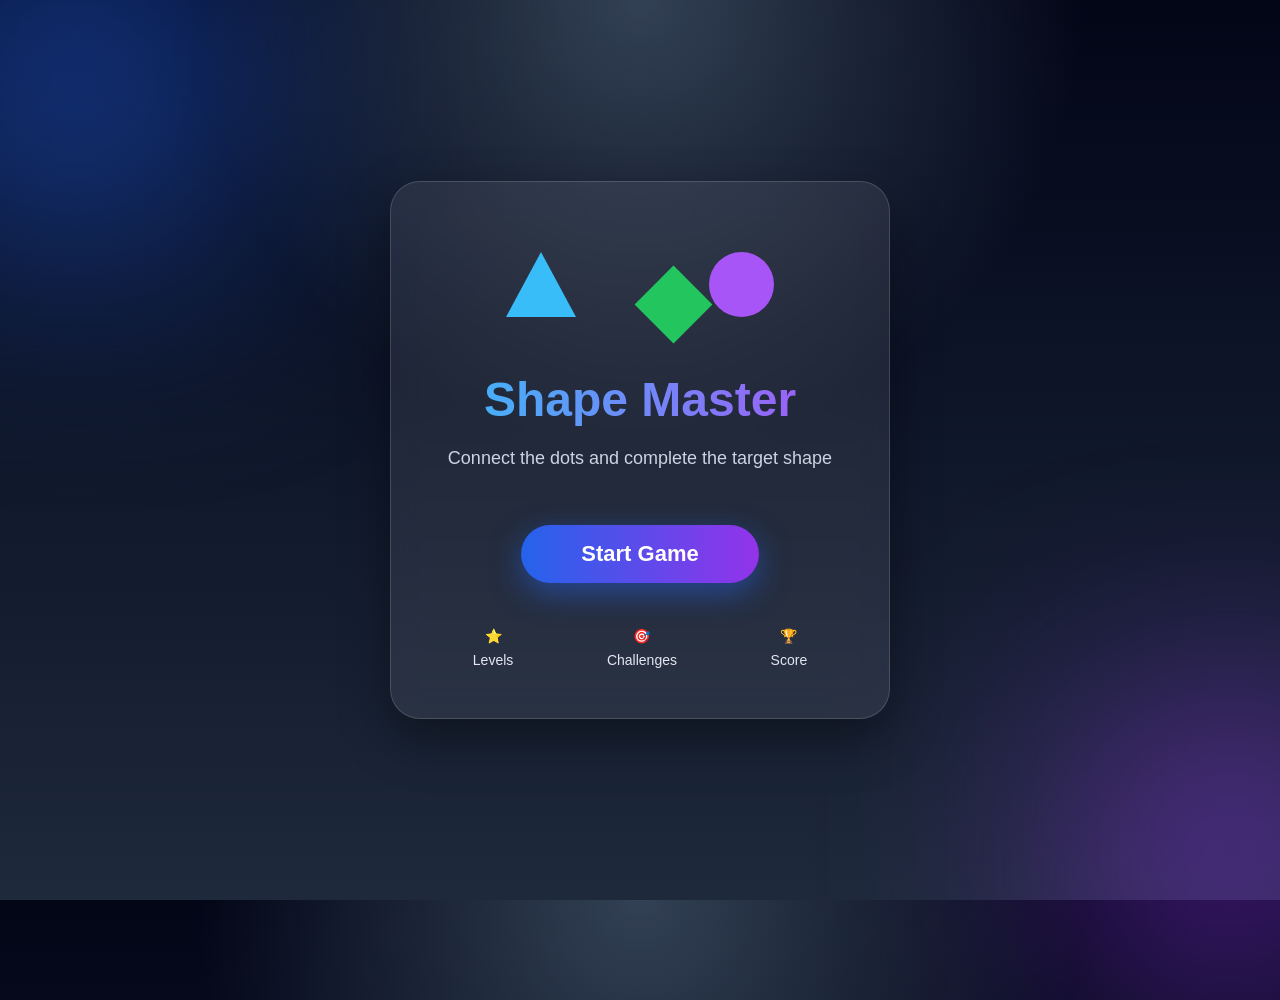
<file: index.html>
<!DOCTYPE html>
<html lang="en">

<head>
  <meta charset="UTF-8" />
  <meta name="viewport" content="width=device-width, initial-scale=1.0" />

  <title>Shape Master</title>

  <link rel="stylesheet" href="./css/home.css" />

</head>


<body>


  <div class="home-container">


    <div class="logo-area">
    
      <div class="shape triangle"></div>
    
      <div class="shape circle"></div>
    
      <div class="shape square"></div>
    
    </div>


    <h1>
      Shape Master
    </h1>


    <p>
      Connect the dots and complete the target shape
    </p>


    <button id="start-btn">
      Start Game
    </button>


    <div class="features">

      <div>
        ⭐
        <span>Levels</span>
      </div>

      <div>
        🎯
        <span>Challenges</span>
      </div>

      <div>
        🏆
        <span>Score</span>
      </div>

    </div>


  </div>



  <script src="./js/home.js"></script>


</body>

</html>
</file>
<file: css/home.css>
* {
  box-sizing: border-box;
}


body {

  margin: 0;

  min-height: 100vh;

  display: flex;

  justify-content: center;

  align-items: center;


  font-family: Arial, sans-serif;


  background:
    radial-gradient(circle at top,
      #334155,
      transparent 40%),
    linear-gradient(180deg,
      #020617,
      #0f172a,
      #1e293b);


  overflow: hidden;

}


/* background glow */

body::before {

  content: "";

  position: absolute;

  width: 350px;
  height: 350px;

  background: #2563eb;

  filter: blur(120px);

  top: -100px;
  left: -100px;

  opacity: .5;

}


body::after {

  content: "";

  position: absolute;

  width: 300px;
  height: 300px;

  background: #9333ea;

  filter: blur(120px);

  bottom: -100px;
  right: -100px;

  opacity: .5;

}



.home-container {

  position: relative;

  z-index: 1;


  width: 90%;

  max-width: 500px;


  padding: 50px 35px;


  text-align: center;


  color: white;


  background:

    rgba(255, 255, 255, 0.08);


  backdrop-filter: blur(15px);


  border-radius: 30px;


  border: 1px solid rgba(255, 255, 255, .15);


  box-shadow:
    0 20px 50px rgba(0, 0, 0, .4);

}



.logo-area {

  height: 120px;

  position: relative;

}


.shape {

  position: absolute;

  animation: float 3s infinite ease-in-out;

}


/* Triangle */

.triangle {

  width: 0;
  height: 0;

  border-left: 35px solid transparent;
  border-right: 35px solid transparent;
  border-bottom: 65px solid #38bdf8;

  left: 80px;
  top: 20px;

}


/* Circle */

.circle {

  width: 65px;
  height: 65px;

  border-radius: 50%;

  background: #a855f7;

  right: 80px;
  top: 20px;

}


/* Square */

.square {

  width: 55px;
  height: 55px;

  background: #22c55e;

  left: 220px;
  top: 45px;

  transform: rotate(45deg);

}


@keyframes float {

  50% {

    transform: translateY(-15px);

  }

}



@keyframes float {

  50% {

    transform: translateY(-15px);

  }

}



h1 {

  font-size: 48px;

  margin: 20px 0 10px;


  background:

    linear-gradient(90deg,
      #38bdf8,
      #a855f7);


  -webkit-background-clip: text;

  color: transparent;

}



p {

  color: #cbd5e1;

  font-size: 18px;

  line-height: 1.5;

}



#start-btn {


  margin-top: 35px;


  padding: 16px 60px;


  border: none;


  border-radius: 50px;


  font-size: 22px;


  font-weight: bold;


  color: white;


  cursor: pointer;


  background:

    linear-gradient(90deg,
      #2563eb,
      #9333ea);


  box-shadow:

    0 10px 30px rgba(37, 99, 235, .5);


  transition: .3s;


}



#start-btn:hover {

  transform: scale(1.08);

}



.features {


  display: flex;

  justify-content: space-around;


  margin-top: 45px;


}


.features div {

  display: flex;

  flex-direction: column;

  gap: 8px;


  color: #e2e8f0;

  font-size: 14px;

}


.features div:first-letter {

  font-size: 25px;

}
</file>
